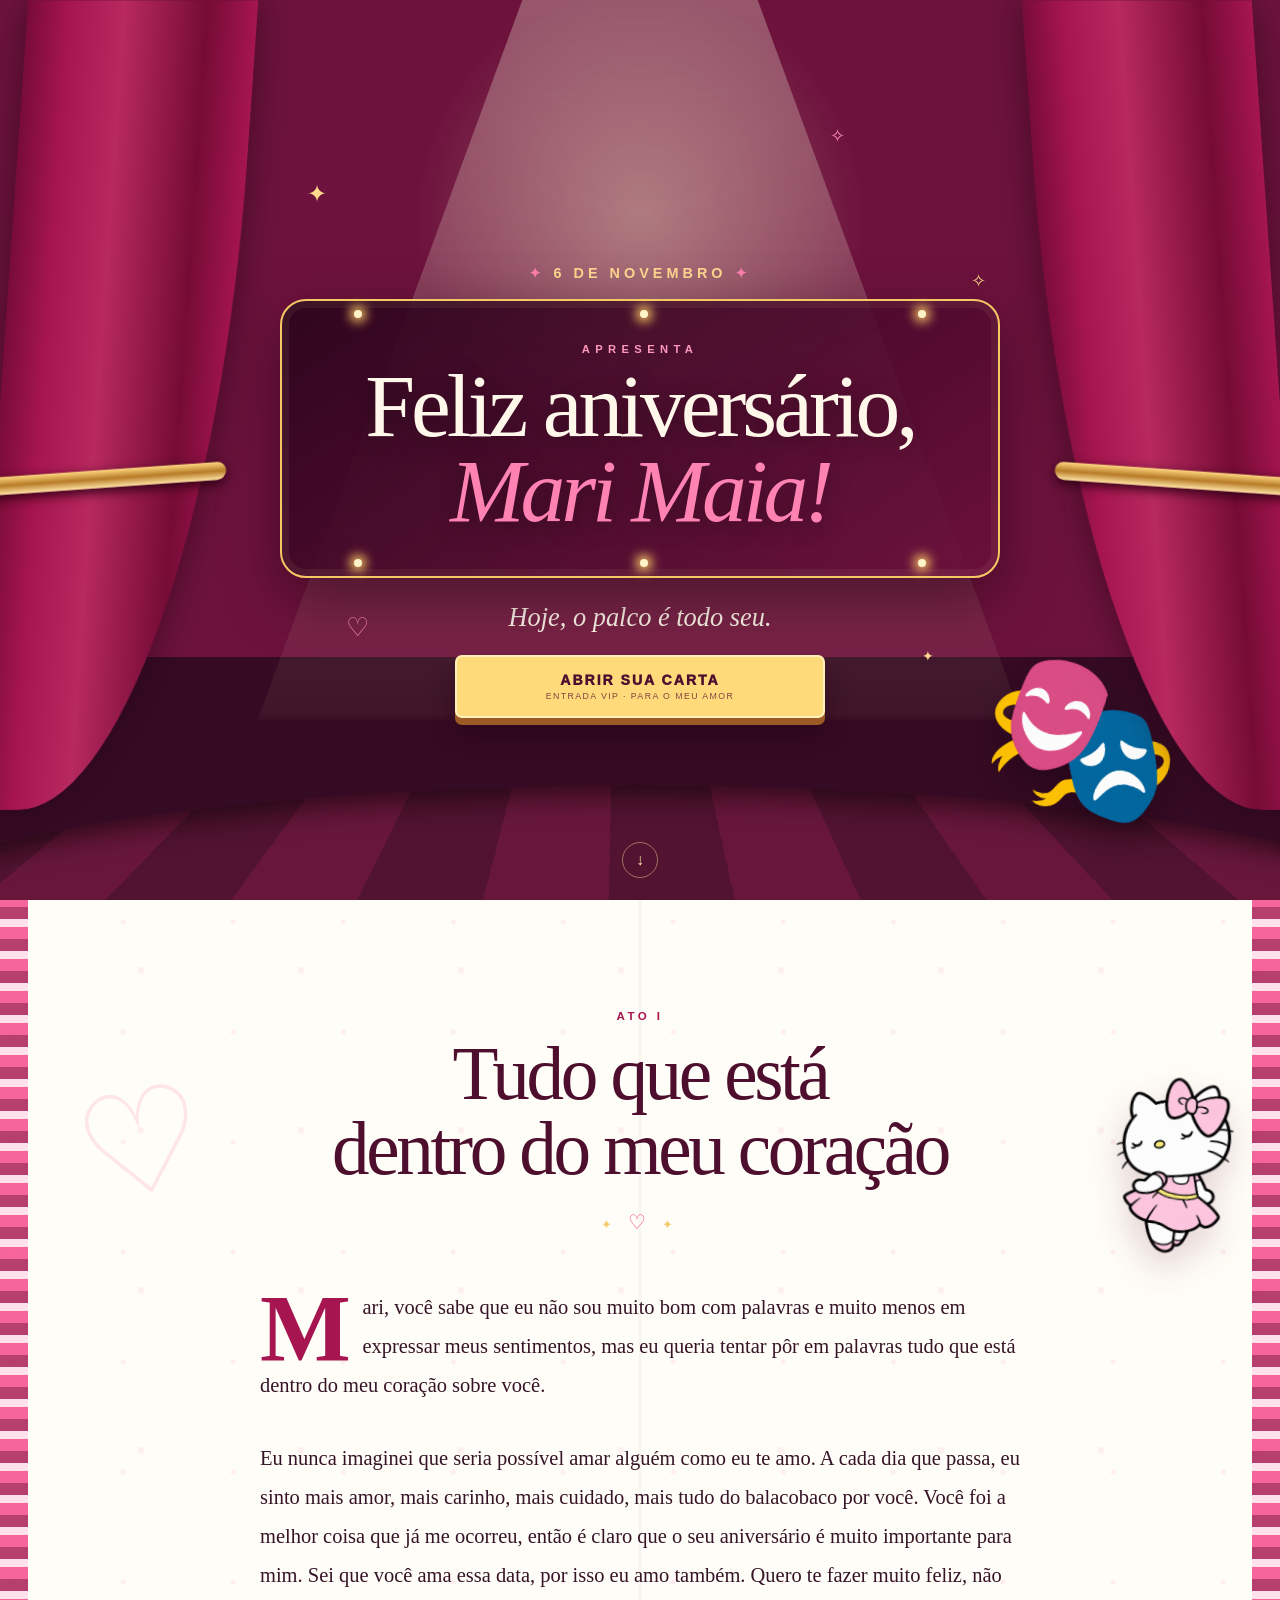
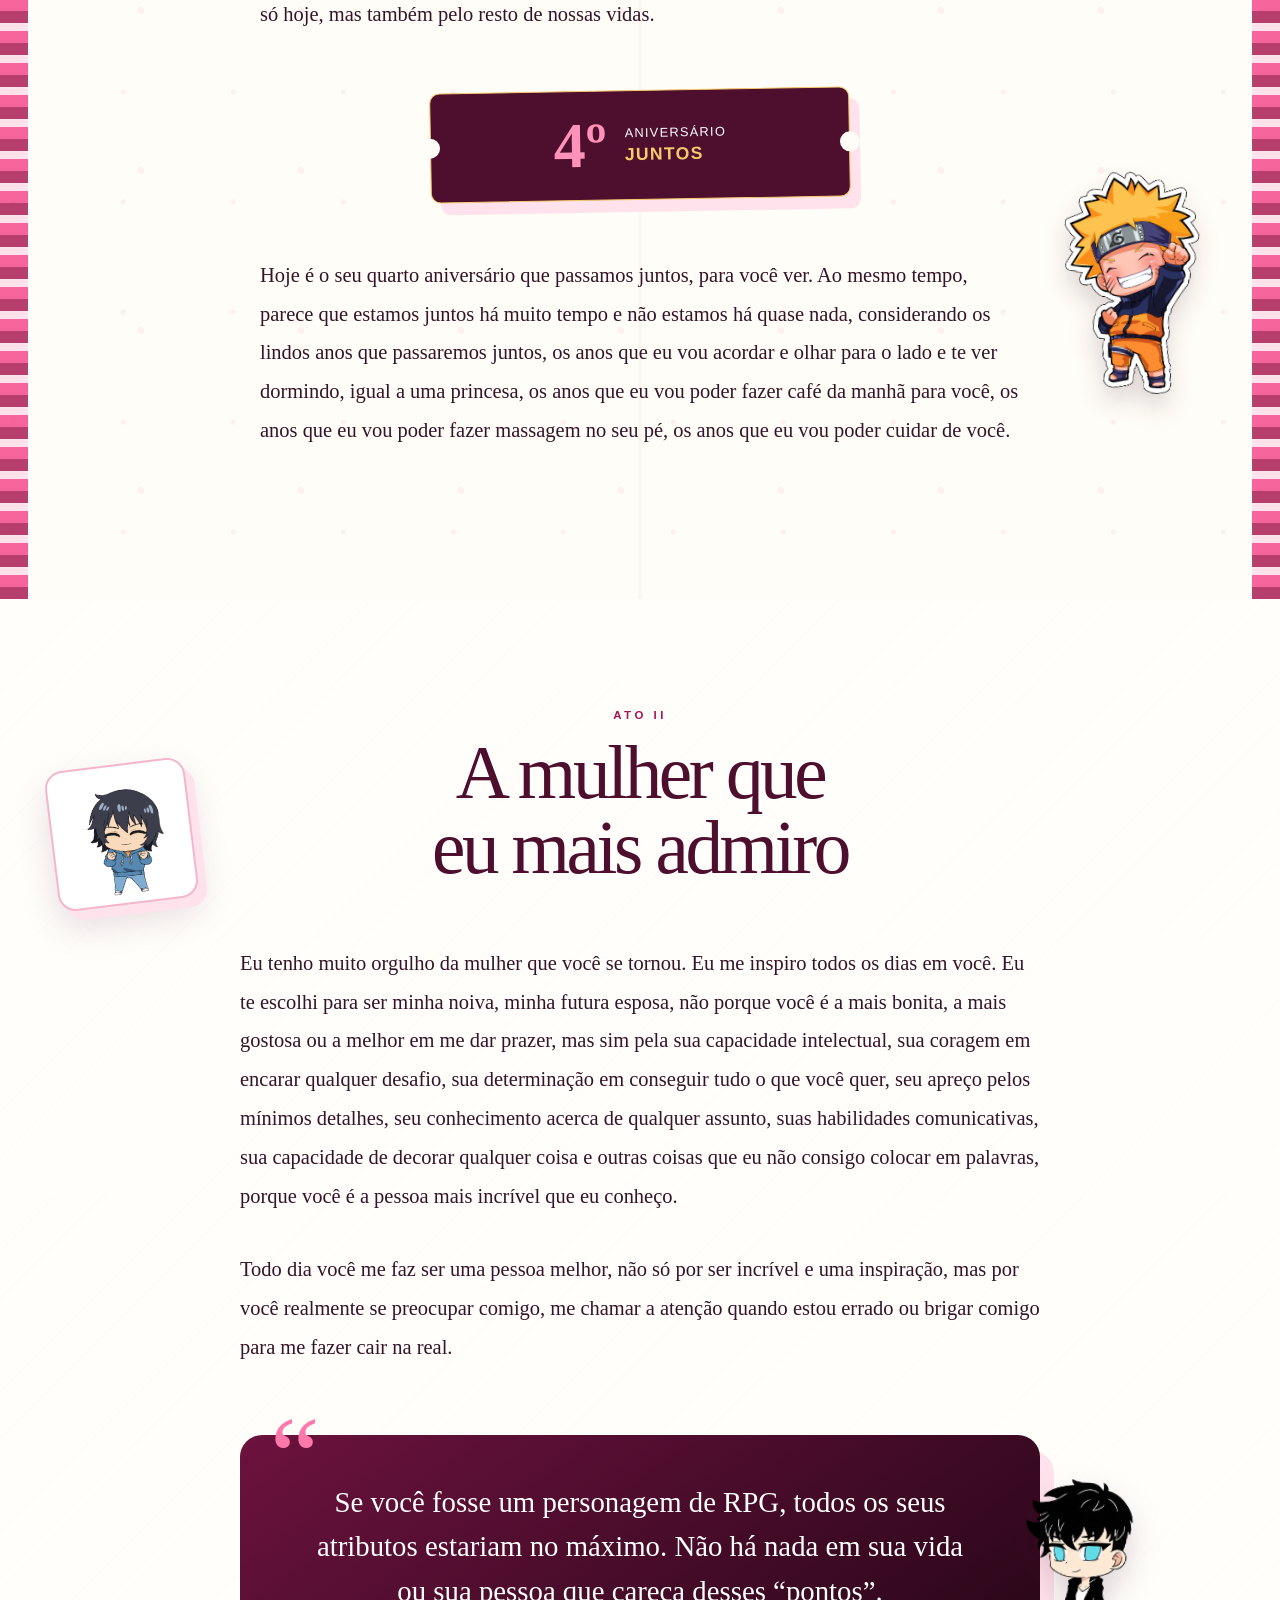
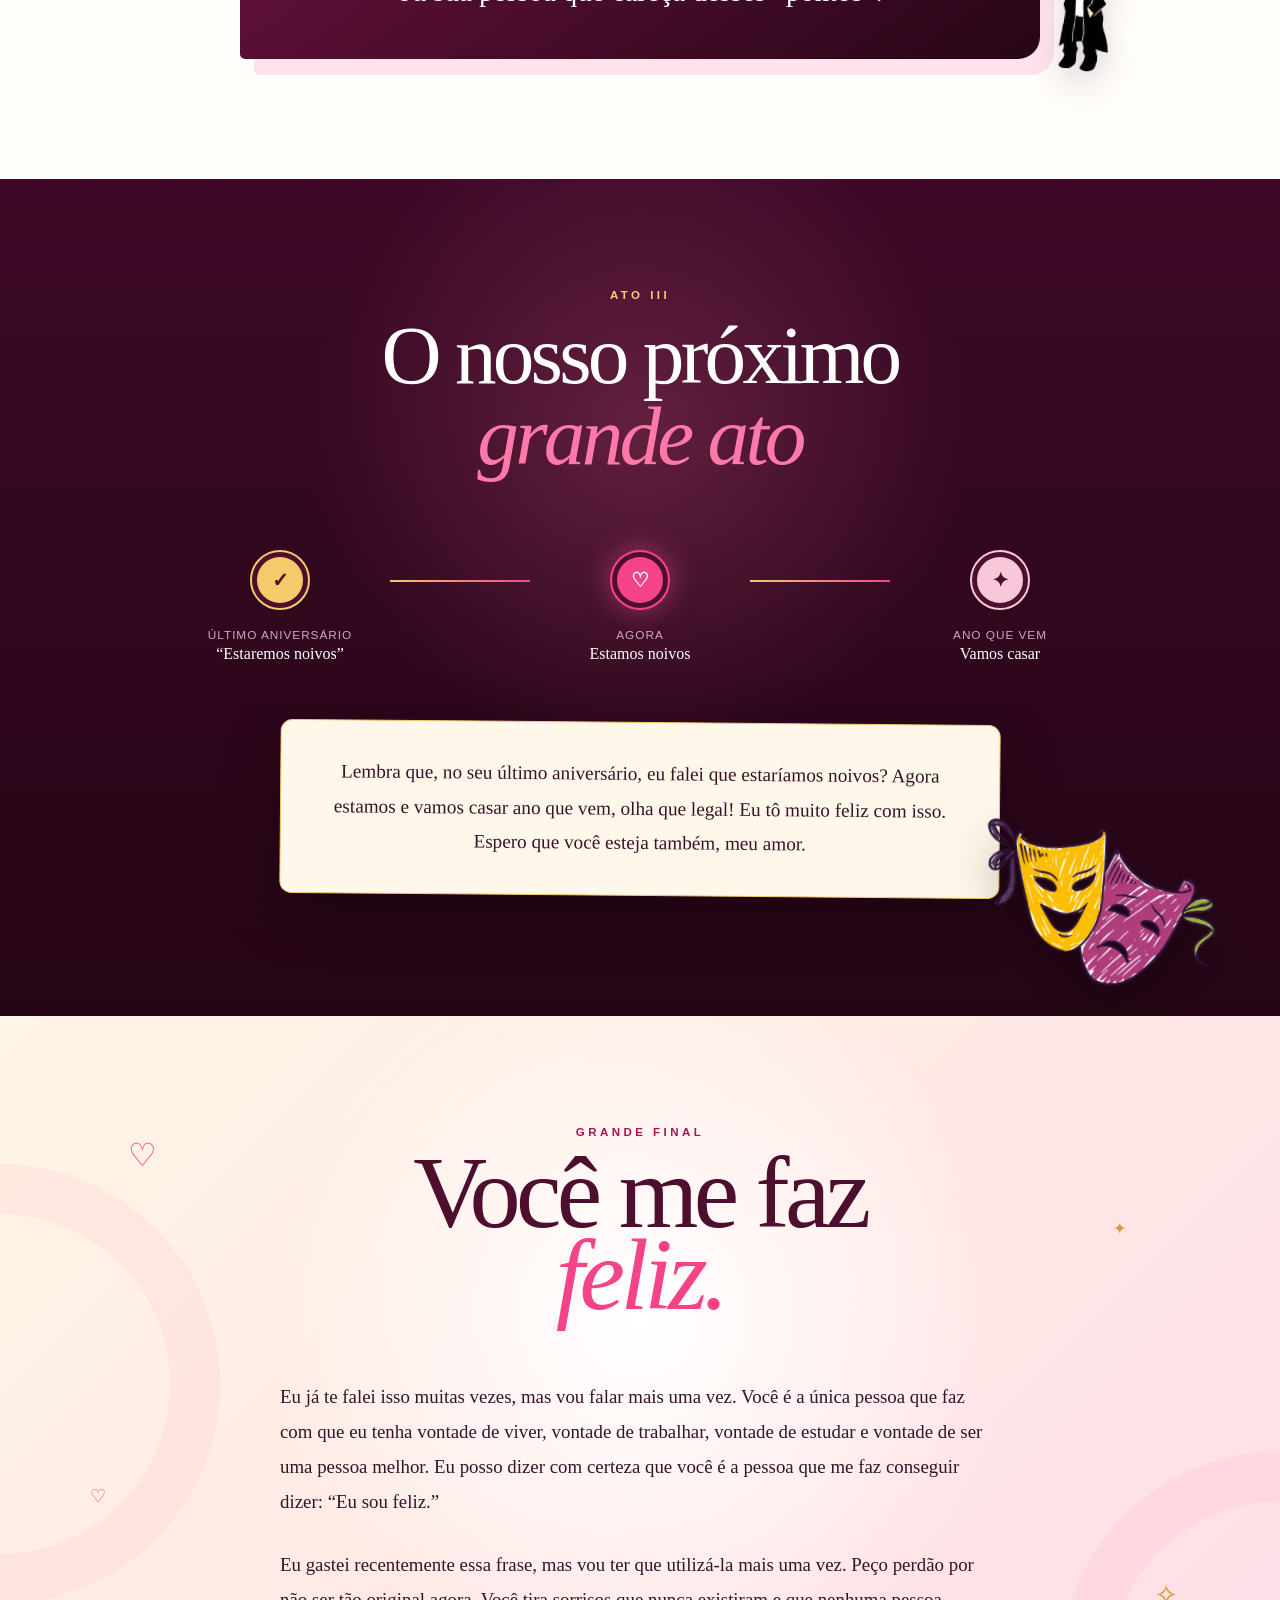
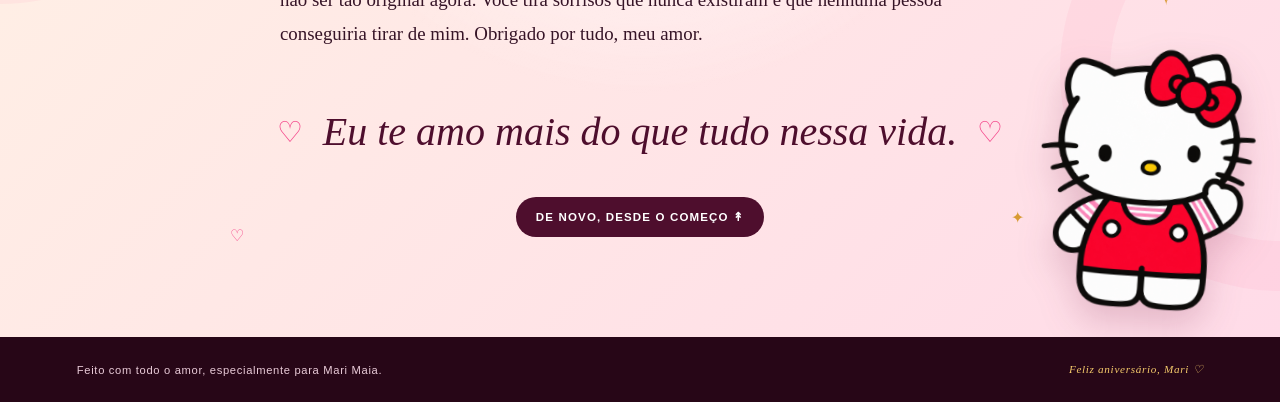
<file: index.html>
<!doctype html>
<html lang="pt-BR">
  <head>
    <meta charset="utf-8">
    <meta name="viewport" content="width=device-width, initial-scale=1">
    <meta name="description" content="Uma carta de amor para Mari Maia em seu aniversário.">
    <title>Feliz aniversário, Mari!</title>
    <link rel="icon" href="./favicon.png" type="image/png">
    <link rel="stylesheet" href="./styles.css">
  </head>
  <body>
    <main>
      <section class="hero" aria-labelledby="birthday-title">
        <div class="curtain curtainLeft" aria-hidden="true"></div>
        <div class="curtain curtainRight" aria-hidden="true"></div>
        <div class="spotlight" aria-hidden="true"></div>
        <div class="sparkles" aria-hidden="true"><span>✦</span><span>✧</span><span>♡</span><span>✦</span><span>✧</span></div>
        <img class="heroMasks" src="./mari/theater-masks.png" alt="Máscaras de teatro coloridas">

        <div class="heroContent">
          <p class="eyebrow"><span>✦</span> 6 de novembro <span>✦</span></p>
          <div class="marquee">
            <span class="marqueeLight lightOne" aria-hidden="true"></span>
            <span class="marqueeLight lightTwo" aria-hidden="true"></span>
            <span class="marqueeLight lightThree" aria-hidden="true"></span>
            <span class="marqueeLight lightFour" aria-hidden="true"></span>
            <span class="marqueeLight lightFive" aria-hidden="true"></span>
            <span class="marqueeLight lightSix" aria-hidden="true"></span>
            <p>APRESENTA</p>
            <h1 id="birthday-title">Feliz aniversário,<br><em>Mari Maia!</em></h1>
          </div>
          <p class="heroCopy">Hoje, o palco é todo seu.</p>
          <a class="ticketButton" href="#carta">
            <span>ABRIR SUA CARTA</span>
            <small>ENTRADA VIP · PARA O MEU AMOR</small>
          </a>
        </div>

        <div class="stageFloor" aria-hidden="true"></div>
        <a class="scrollCue" href="#carta" aria-label="Ir para a carta">↓</a>
      </section>

      <section id="carta" class="letterSection" aria-labelledby="letter-title">
        <div class="sideNote sideNoteLeft" aria-hidden="true">♡</div>
        <div class="letterHeading sectionWrap">
          <p class="actLabel">ATO I</p>
          <h2 id="letter-title">Tudo que está<br>dentro do meu coração</h2>
          <div class="ornament" aria-hidden="true"><span>✦</span> ♡ <span>✦</span></div>
        </div>
        <img class="ballerinaSticker" src="./mari/hello-kitty-ballerina.png" alt="Hello Kitty vestida de bailarina">

        <article class="letter sectionWrap">
          <p class="dropcap">Mari, você sabe que eu não sou muito bom com palavras e muito menos em expressar meus sentimentos, mas eu queria tentar pôr em palavras tudo que está dentro do meu coração sobre você.</p>

          <p>Eu nunca imaginei que seria possível amar alguém como eu te amo. A cada dia que passa, eu sinto mais amor, mais carinho, mais cuidado, mais tudo do balacobaco por você. Você foi a melhor coisa que já me ocorreu, então é claro que o seu aniversário é muito importante para mim. Sei que você ama essa data, por isso eu amo também. Quero te fazer muito feliz, não só hoje, mas também pelo resto de nossas vidas.</p>

          <aside class="milestone" aria-label="Nosso quarto aniversário juntos">
            <span class="milestoneNumber">4º</span>
            <span class="milestoneText">aniversário<br><strong>juntos</strong></span>
          </aside>

          <img class="narutoSticker" src="./mari/naruto.png" alt="Naruto em estilo chibi sorrindo">

          <p>Hoje é o seu quarto aniversário que passamos juntos, para você ver. Ao mesmo tempo, parece que estamos juntos há muito tempo e não estamos há quase nada, considerando os lindos anos que passaremos juntos, os anos que eu vou acordar e olhar para o lado e te ver dormindo, igual a uma princesa, os anos que eu vou poder fazer café da manhã para você, os anos que eu vou poder fazer massagem no seu pé, os anos que eu vou poder cuidar de você.</p>
        </article>
      </section>

      <section class="admirationSection" aria-labelledby="admiration-title">
        <img class="animeFriend animeFriendLeft" src="./mari/anime-blue.png" alt="Personagem de anime chibi com roupa azul">
        <img class="animeFriend animeFriendRight" src="./mari/anime-black-cutout-trimmed.png" alt="Personagem de anime chibi com roupa preta">
        <div class="sectionWrap">
          <div class="letterHeading compact">
            <p class="actLabel">ATO II</p>
            <h2 id="admiration-title">A mulher que<br>eu mais admiro</h2>
          </div>

          <article class="letter admirationLetter">
            <p>Eu tenho muito orgulho da mulher que você se tornou. Eu me inspiro todos os dias em você. Eu te escolhi para ser minha noiva, minha futura esposa, não porque você é a mais bonita, a mais gostosa ou a melhor em me dar prazer, mas sim pela sua capacidade intelectual, sua coragem em encarar qualquer desafio, sua determinação em conseguir tudo o que você quer, seu apreço pelos mínimos detalhes, seu conhecimento acerca de qualquer assunto, suas habilidades comunicativas, sua capacidade de decorar qualquer coisa e outras coisas que eu não consigo colocar em palavras, porque você é a pessoa mais incrível que eu conheço.</p>

            <p>Todo dia você me faz ser uma pessoa melhor, não só por ser incrível e uma inspiração, mas por você realmente se preocupar comigo, me chamar a atenção quando estou errado ou brigar comigo para me fazer cair na real.</p>

            <blockquote>
              <span class="quoteMark" aria-hidden="true">“</span>
              Se você fosse um personagem de RPG, todos os seus atributos estariam no máximo. Não há nada em sua vida ou sua pessoa que careça desses “pontos”.
            </blockquote>
          </article>
        </div>
      </section>

      <section class="futureSection" aria-labelledby="future-title">
        <div class="futureGlow" aria-hidden="true"></div>
        <img class="theaterSketch" src="./mari/theater-sketch-cutout.png" alt="Máscaras de teatro desenhadas à mão">
        <div class="sectionWrap futureContent">
          <p class="actLabel light">ATO III</p>
          <h2 id="future-title">O nosso próximo<br><em>grande ato</em></h2>
          <div class="timeline" aria-label="Nossa história">
            <div class="timelinePoint done"><span>✓</span><p>Último aniversário<br><strong>“Estaremos noivos”</strong></p></div>
            <div class="timelineLine" aria-hidden="true"></div>
            <div class="timelinePoint now"><span>♡</span><p>Agora<br><strong>Estamos noivos</strong></p></div>
            <div class="timelineLine" aria-hidden="true"></div>
            <div class="timelinePoint next"><span>✦</span><p>Ano que vem<br><strong>Vamos casar</strong></p></div>
          </div>
          <div class="futureLetter">
            <p>Lembra que, no seu último aniversário, eu falei que estaríamos noivos? Agora estamos e vamos casar ano que vem, olha que legal! Eu tô muito feliz com isso. Espero que você esteja também, meu amor.</p>
          </div>
        </div>
      </section>

      <section class="finale" aria-labelledby="finale-title">
        <img class="helloFinale" src="./mari/hello-kitty-red.png" alt="Hello Kitty acenando">
        <div class="finaleConfetti" aria-hidden="true"><span>♡</span><span>✦</span><span>♡</span><span>✧</span><span>♡</span><span>✦</span></div>
        <div class="sectionWrap finaleContent">
          <p class="actLabel">GRANDE FINAL</p>
          <h2 id="finale-title">Você me faz<br><em>feliz.</em></h2>
          <article class="finalLetter">
            <p>Eu já te falei isso muitas vezes, mas vou falar mais uma vez. Você é a única pessoa que faz com que eu tenha vontade de viver, vontade de trabalhar, vontade de estudar e vontade de ser uma pessoa melhor. Eu posso dizer com certeza que você é a pessoa que me faz conseguir dizer: “Eu sou feliz.”</p>

            <p>Eu gastei recentemente essa frase, mas vou ter que utilizá-la mais uma vez. Peço perdão por não ser tão original agora. Você tira sorrisos que nunca existiram e que nenhuma pessoa conseguiria tirar de mim. Obrigado por tudo, meu amor.</p>
          </article>
          <div class="loveLine">
            <span aria-hidden="true">♡</span>
            <p>Eu te amo mais do que tudo nessa vida.</p>
            <span aria-hidden="true">♡</span>
          </div>
          <a class="encoreButton" href="#birthday-title">De novo, desde o começo ↟</a>
        </div>
      </section>

      <footer>
        <p>Feito com todo o amor, especialmente para Mari Maia.</p>
        <span>Feliz aniversário, Mari ♡</span>
      </footer>
    </main>
  </body>
</html>
</file>
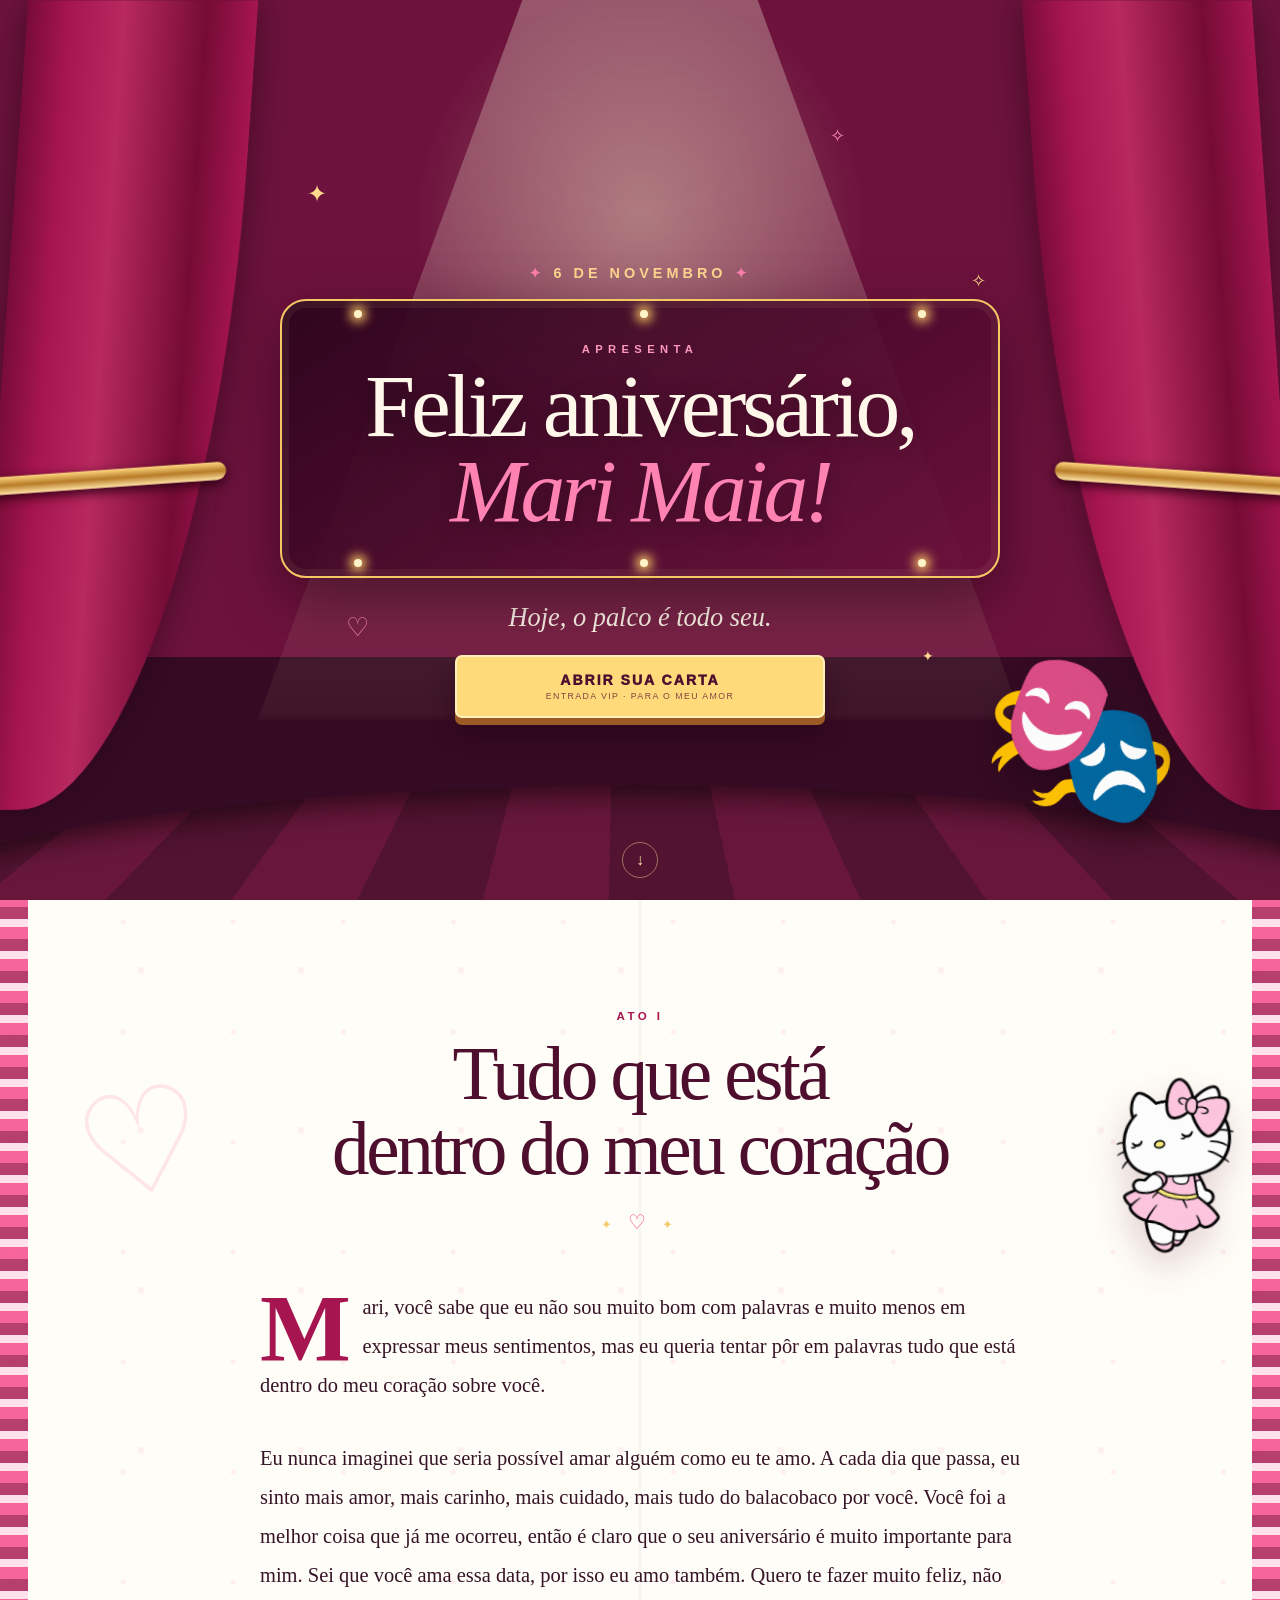
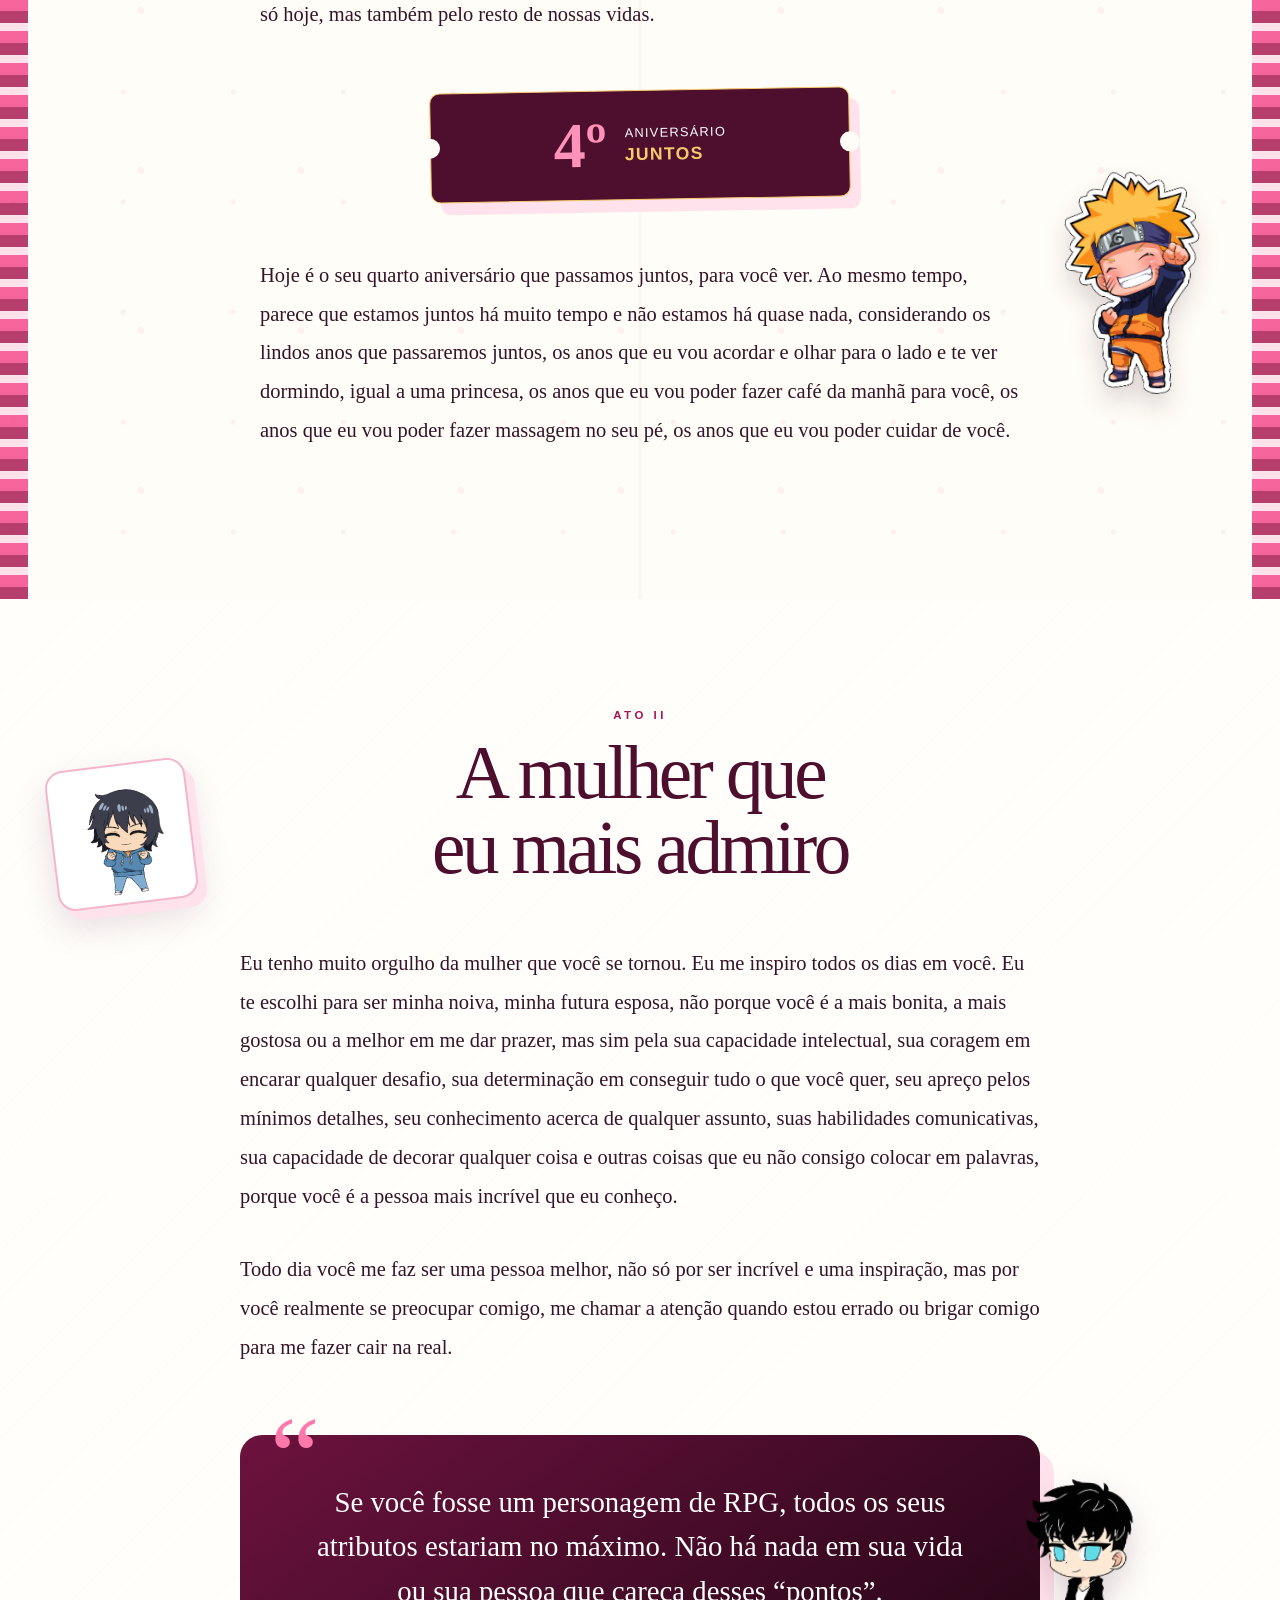
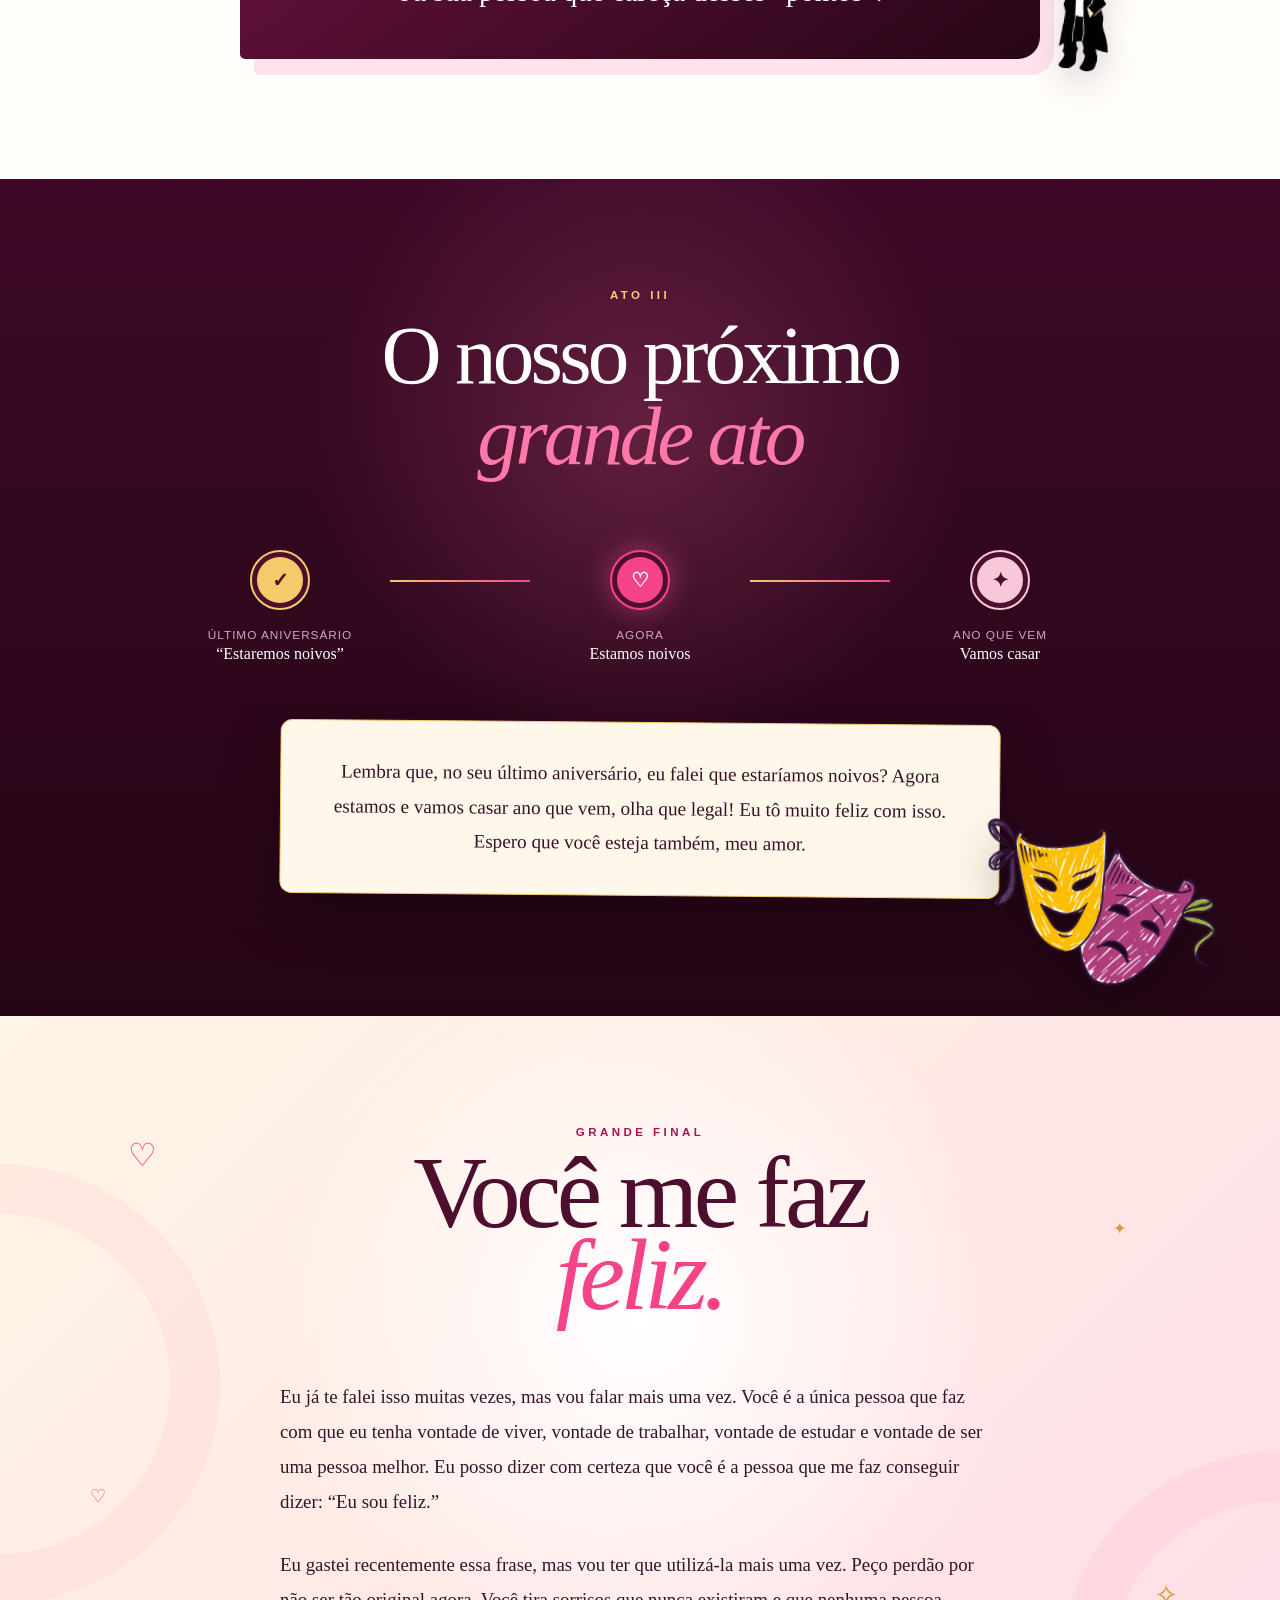
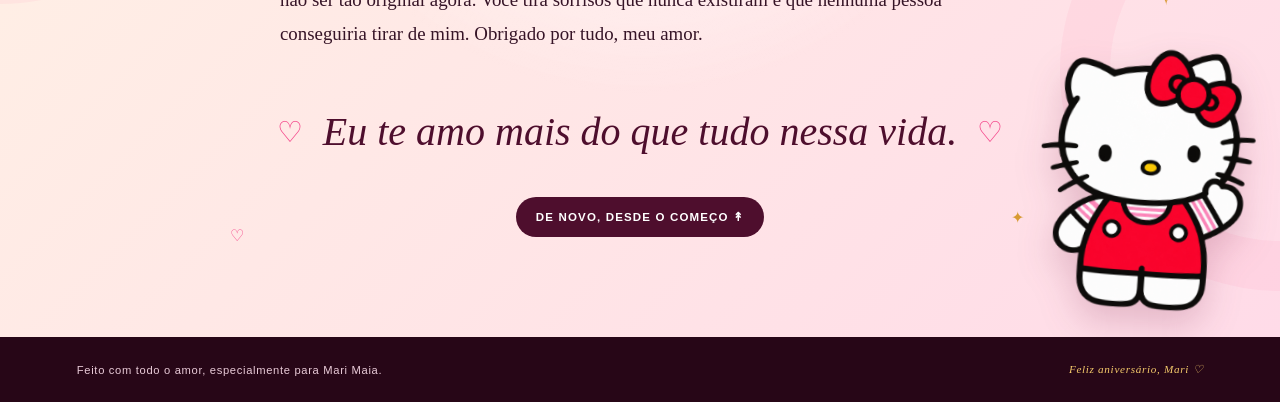
<file: docs/index.html>
<!doctype html>
<html lang="pt-BR">
  <head>
    <meta charset="utf-8">
    <meta name="viewport" content="width=device-width, initial-scale=1">
    <meta name="description" content="Uma carta de amor para Mari Maia em seu aniversário.">
    <title>Feliz aniversário, Mari!</title>
    <link rel="icon" href="./favicon.svg" type="image/svg+xml">
    <link rel="stylesheet" href="./styles.css">
  </head>
  <body>
    <main>
      <section class="hero" aria-labelledby="birthday-title">
        <div class="curtain curtainLeft" aria-hidden="true"></div>
        <div class="curtain curtainRight" aria-hidden="true"></div>
        <div class="spotlight" aria-hidden="true"></div>
        <div class="sparkles" aria-hidden="true"><span>✦</span><span>✧</span><span>♡</span><span>✦</span><span>✧</span></div>
        <img class="heroMasks" src="./mari/theater-masks.png" alt="Máscaras de teatro coloridas">

        <div class="heroContent">
          <p class="eyebrow"><span>✦</span> 6 de novembro <span>✦</span></p>
          <div class="marquee">
            <span class="marqueeLight lightOne" aria-hidden="true"></span>
            <span class="marqueeLight lightTwo" aria-hidden="true"></span>
            <span class="marqueeLight lightThree" aria-hidden="true"></span>
            <span class="marqueeLight lightFour" aria-hidden="true"></span>
            <span class="marqueeLight lightFive" aria-hidden="true"></span>
            <span class="marqueeLight lightSix" aria-hidden="true"></span>
            <p>APRESENTA</p>
            <h1 id="birthday-title">Feliz aniversário,<br><em>Mari Maia!</em></h1>
          </div>
          <p class="heroCopy">Hoje, o palco é todo seu.</p>
          <a class="ticketButton" href="#carta">
            <span>ABRIR SUA CARTA</span>
            <small>ENTRADA VIP · PARA O MEU AMOR</small>
          </a>
        </div>

        <div class="stageFloor" aria-hidden="true"></div>
        <a class="scrollCue" href="#carta" aria-label="Ir para a carta">↓</a>
      </section>

      <section id="carta" class="letterSection" aria-labelledby="letter-title">
        <div class="sideNote sideNoteLeft" aria-hidden="true">♡</div>
        <div class="letterHeading sectionWrap">
          <p class="actLabel">ATO I</p>
          <h2 id="letter-title">Tudo que está<br>dentro do meu coração</h2>
          <div class="ornament" aria-hidden="true"><span>✦</span> ♡ <span>✦</span></div>
        </div>
        <img class="ballerinaSticker" src="./mari/hello-kitty-ballerina.png" alt="Hello Kitty vestida de bailarina">

        <article class="letter sectionWrap">
          <p class="dropcap">Mari, você sabe que eu não sou muito bom com palavras e muito menos em expressar meus sentimentos, mas eu queria tentar pôr em palavras tudo que está dentro do meu coração sobre você.</p>

          <p>Eu nunca imaginei que seria possível amar alguém como eu te amo. A cada dia que passa, eu sinto mais amor, mais carinho, mais cuidado, mais tudo do balacobaco por você. Você foi a melhor coisa que já me ocorreu, então é claro que o seu aniversário é muito importante para mim. Sei que você ama essa data, por isso eu amo também. Quero te fazer muito feliz, não só hoje, mas também pelo resto de nossas vidas.</p>

          <aside class="milestone" aria-label="Nosso quarto aniversário juntos">
            <span class="milestoneNumber">4º</span>
            <span class="milestoneText">aniversário<br><strong>juntos</strong></span>
          </aside>

          <img class="narutoSticker" src="./mari/naruto.png" alt="Naruto em estilo chibi sorrindo">

          <p>Hoje é o seu quarto aniversário que passamos juntos, para você ver. Ao mesmo tempo, parece que estamos juntos há muito tempo e não estamos há quase nada, considerando os lindos anos que passaremos juntos, os anos que eu vou acordar e olhar para o lado e te ver dormindo, igual a uma princesa, os anos que eu vou poder fazer café da manhã para você, os anos que eu vou poder fazer massagem no seu pé, os anos que eu vou poder cuidar de você.</p>
        </article>
      </section>

      <section class="admirationSection" aria-labelledby="admiration-title">
        <img class="animeFriend animeFriendLeft" src="./mari/anime-blue.png" alt="Personagem de anime chibi com roupa azul">
        <img class="animeFriend animeFriendRight" src="./mari/anime-black-cutout-trimmed.png" alt="Personagem de anime chibi com roupa preta">
        <div class="sectionWrap">
          <div class="letterHeading compact">
            <p class="actLabel">ATO II</p>
            <h2 id="admiration-title">A mulher que<br>eu mais admiro</h2>
          </div>

          <article class="letter admirationLetter">
            <p>Eu tenho muito orgulho da mulher que você se tornou. Eu me inspiro todos os dias em você. Eu te escolhi para ser minha noiva, minha futura esposa, não porque você é a mais bonita, a mais gostosa ou a melhor em me dar prazer, mas sim pela sua capacidade intelectual, sua coragem em encarar qualquer desafio, sua determinação em conseguir tudo o que você quer, seu apreço pelos mínimos detalhes, seu conhecimento acerca de qualquer assunto, suas habilidades comunicativas, sua capacidade de decorar qualquer coisa e outras coisas que eu não consigo colocar em palavras, porque você é a pessoa mais incrível que eu conheço.</p>

            <p>Todo dia você me faz ser uma pessoa melhor, não só por ser incrível e uma inspiração, mas por você realmente se preocupar comigo, me chamar a atenção quando estou errado ou brigar comigo para me fazer cair na real.</p>

            <blockquote>
              <span class="quoteMark" aria-hidden="true">“</span>
              Se você fosse um personagem de RPG, todos os seus atributos estariam no máximo. Não há nada em sua vida ou sua pessoa que careça desses “pontos”.
            </blockquote>
          </article>
        </div>
      </section>

      <section class="futureSection" aria-labelledby="future-title">
        <div class="futureGlow" aria-hidden="true"></div>
        <img class="theaterSketch" src="./mari/theater-sketch-cutout.png" alt="Máscaras de teatro desenhadas à mão">
        <div class="sectionWrap futureContent">
          <p class="actLabel light">ATO III</p>
          <h2 id="future-title">O nosso próximo<br><em>grande ato</em></h2>
          <div class="timeline" aria-label="Nossa história">
            <div class="timelinePoint done"><span>✓</span><p>Último aniversário<br><strong>“Estaremos noivos”</strong></p></div>
            <div class="timelineLine" aria-hidden="true"></div>
            <div class="timelinePoint now"><span>♡</span><p>Agora<br><strong>Estamos noivos</strong></p></div>
            <div class="timelineLine" aria-hidden="true"></div>
            <div class="timelinePoint next"><span>✦</span><p>Ano que vem<br><strong>Vamos casar</strong></p></div>
          </div>
          <div class="futureLetter">
            <p>Lembra que, no seu último aniversário, eu falei que estaríamos noivos? Agora estamos e vamos casar ano que vem, olha que legal! Eu tô muito feliz com isso. Espero que você esteja também, meu amor.</p>
          </div>
        </div>
      </section>

      <section class="finale" aria-labelledby="finale-title">
        <img class="helloFinale" src="./mari/hello-kitty-red.png" alt="Hello Kitty acenando">
        <div class="finaleConfetti" aria-hidden="true"><span>♡</span><span>✦</span><span>♡</span><span>✧</span><span>♡</span><span>✦</span></div>
        <div class="sectionWrap finaleContent">
          <p class="actLabel">GRANDE FINAL</p>
          <h2 id="finale-title">Você me faz<br><em>feliz.</em></h2>
          <article class="finalLetter">
            <p>Eu já te falei isso muitas vezes, mas vou falar mais uma vez. Você é a única pessoa que faz com que eu tenha vontade de viver, vontade de trabalhar, vontade de estudar e vontade de ser uma pessoa melhor. Eu posso dizer com certeza que você é a pessoa que me faz conseguir dizer: “Eu sou feliz.”</p>

            <p>Eu gastei recentemente essa frase, mas vou ter que utilizá-la mais uma vez. Peço perdão por não ser tão original agora. Você tira sorrisos que nunca existiram e que nenhuma pessoa conseguiria tirar de mim. Obrigado por tudo, meu amor.</p>
          </article>
          <div class="loveLine">
            <span aria-hidden="true">♡</span>
            <p>Eu te amo mais do que tudo nessa vida.</p>
            <span aria-hidden="true">♡</span>
          </div>
          <a class="encoreButton" href="#birthday-title">De novo, desde o começo ↟</a>
        </div>
      </section>

      <footer>
        <p>Feito com todo o amor, especialmente para Mari Maia.</p>
        <span>Feliz aniversário, Mari ♡</span>
      </footer>
    </main>
  </body>
</html>
</file>
<file: styles.css>
:root {
  --rose: #f44388;
  --rose-bright: #ff78aa;
  --rose-pale: #ffe2ec;
  --rose-dark: #a6154f;
  --wine: #4e0e2d;
  --wine-deep: #270617;
  --cream: #fff8ea;
  --paper: #fffdf7;
  --gold: #f5ca6b;
  --ink: #361427;
  --muted: #79576a;
}

* { box-sizing: border-box; }
html { scroll-behavior: smooth; }

body {
  margin: 0;
  overflow-x: hidden;
  background: var(--cream);
  color: var(--ink);
  font-family: "Trebuchet MS", Arial, sans-serif;
}

::selection { color: white; background: var(--rose-dark); }
a { color: inherit; }
.sectionWrap { width: min(940px, calc(100% - 40px)); margin-inline: auto; }

.hero {
  position: relative;
  min-height: 100svh;
  display: grid;
  place-items: center;
  overflow: hidden;
  isolation: isolate;
  background:
    radial-gradient(circle at 50% 24%, rgba(255, 245, 199, .3), transparent 24%),
    linear-gradient(#6d123d 0 73%, #350a23 73%);
}

.spotlight {
  position: absolute;
  z-index: -2;
  top: -15%;
  width: min(80vw, 850px);
  height: 95%;
  clip-path: polygon(42% 0, 58% 0, 95% 100%, 5% 100%);
  background: linear-gradient(180deg, rgba(255,255,224,.34), rgba(255,226,165,.05));
  filter: blur(4px);
}

.sparkles span {
  position: absolute;
  z-index: -1;
  color: #ffd98d;
  animation: shimmer 3.4s ease-in-out infinite;
}
.sparkles span:nth-child(1) { top: 20%; left: 24%; font-size: 1.5rem; }
.sparkles span:nth-child(2) { top: 30%; right: 23%; font-size: 1.15rem; animation-delay: .6s; }
.sparkles span:nth-child(3) { top: 68%; left: 27%; color: #ff8cb7; font-size: 1.6rem; animation-delay: 1.1s; }
.sparkles span:nth-child(4) { top: 72%; right: 27%; font-size: .9rem; animation-delay: 1.8s; }
.sparkles span:nth-child(5) { top: 14%; right: 34%; color: #ff8cb7; font-size: 1.1rem; animation-delay: 2.4s; }

.heroMasks {
  position: absolute;
  z-index: 1;
  right: clamp(46px, 8vw, 130px);
  bottom: clamp(34px, 8vh, 90px);
  width: clamp(105px, 15vw, 210px);
  height: auto;
  filter: drop-shadow(0 16px 20px rgba(20, 0, 12, .42));
  transform: rotate(7deg);
  animation: float 5.4s ease-in-out infinite;
}

.curtain {
  position: absolute;
  z-index: 2;
  top: 0;
  bottom: 10%;
  width: clamp(70px, 18vw, 260px);
  background:
    linear-gradient(90deg, rgba(62,0,26,.44), transparent 18%, rgba(255,120,163,.2) 42%, rgba(55,0,22,.44) 78%, transparent),
    var(--rose-dark);
  box-shadow: 0 0 40px rgba(34, 0, 16, .55);
}

.curtain::after {
  content: "";
  position: absolute;
  top: 58%;
  width: 108%;
  height: 18px;
  background: linear-gradient(#ffd781, #b77b27, #ffe4a5);
  border-radius: 20px;
  box-shadow: 0 4px 12px #310015;
}

.curtainLeft { left: 0; border-radius: 0 0 80% 0; transform: skewX(-4deg); }
.curtainRight { right: 0; border-radius: 0 0 0 80%; transform: skewX(4deg); }
.curtainLeft::after { left: -8%; transform: rotate(-4deg); }
.curtainRight::after { right: -8%; transform: rotate(4deg); }

.heroContent {
  position: relative;
  z-index: 1;
  width: min(720px, 74vw);
  padding: 48px 0 110px;
  text-align: center;
  color: var(--cream);
  animation: riseIn .9s cubic-bezier(.2,.8,.2,1) both;
}

.eyebrow {
  margin: 0 0 18px;
  color: #ffd890;
  font-size: clamp(.72rem, 1.2vw, .9rem);
  font-weight: 800;
  letter-spacing: .28em;
  text-transform: uppercase;
}
.eyebrow span { color: #ff80af; }

.marquee {
  position: relative;
  padding: clamp(24px, 5vw, 42px) clamp(22px, 7vw, 76px);
  border: 2px solid #f6c765;
  border-radius: 26px;
  background: linear-gradient(145deg, rgba(43,5,28,.93), rgba(106,15,59,.88));
  box-shadow: 0 20px 55px rgba(29,0,15,.5), inset 0 0 0 7px rgba(255,232,171,.06);
}

.marquee > p {
  margin: 0 0 8px;
  color: #ff98bc;
  font-size: .7rem;
  font-weight: 900;
  letter-spacing: .48em;
}

h1, h2 {
  margin: 0;
  font-family: Georgia, "Times New Roman", serif;
  font-weight: 400;
  letter-spacing: -.045em;
}

h1 {
  font-size: clamp(2.6rem, 7vw, 5.7rem);
  line-height: .95;
  text-shadow: 0 5px 22px rgba(0,0,0,.38);
}
h1 em { color: #ff83b2; font-weight: 400; }

.marqueeLight {
  position: absolute;
  width: 8px;
  aspect-ratio: 1;
  border-radius: 50%;
  background: #fff3c9;
  box-shadow: 0 0 11px 4px #ffcf65;
  animation: bulbGlow 1.6s ease-in-out infinite alternate;
}
.lightOne, .lightFour { left: 10%; }
.lightTwo, .lightFive { left: 50%; animation-delay: .5s; }
.lightThree, .lightSix { right: 10%; animation-delay: 1s; }
.lightOne, .lightTwo, .lightThree { top: 9px; }
.lightFour, .lightFive, .lightSix { bottom: 9px; }

.heroCopy {
  margin: 24px 0 22px;
  font-family: Georgia, serif;
  font-size: clamp(1.2rem, 2.4vw, 1.65rem);
  font-style: italic;
}

.ticketButton {
  display: inline-flex;
  flex-direction: column;
  gap: 3px;
  min-width: min(370px, 88%);
  padding: 15px 44px;
  color: var(--wine);
  text-decoration: none;
  background: #ffda7b;
  border: 2px solid #fff0ba;
  border-radius: 7px;
  box-shadow: 0 7px 0 #9c5a27, 0 15px 25px rgba(28,0,13,.42);
  transition: transform .2s ease, box-shadow .2s ease;
}
.ticketButton:hover { transform: translateY(-3px); box-shadow: 0 10px 0 #9c5a27, 0 18px 28px rgba(28,0,13,.42); }
.ticketButton:focus-visible, .encoreButton:focus-visible, .scrollCue:focus-visible { outline: 3px solid white; outline-offset: 5px; }
.ticketButton span { font-size: .88rem; font-weight: 950; letter-spacing: .14em; }
.ticketButton small { font-size: .55rem; letter-spacing: .16em; opacity: .72; }

.stageFloor {
  position: absolute;
  z-index: -1;
  left: -10%;
  right: -10%;
  bottom: -16%;
  height: 34%;
  border-radius: 50% 50% 0 0;
  background: repeating-linear-gradient(88deg, #511330 0 8%, #68173b 8% 16%);
  box-shadow: inset 0 18px 45px rgba(10,0,5,.58);
  transform: perspective(300px) rotateX(30deg);
}

.scrollCue {
  position: absolute;
  z-index: 3;
  bottom: 22px;
  display: grid;
  place-items: center;
  width: 36px;
  aspect-ratio: 1;
  color: #ffe4aa;
  border: 1px solid rgba(255,228,170,.45);
  border-radius: 50%;
  text-decoration: none;
  animation: bob 1.8s ease-in-out infinite;
}

.letterSection {
  position: relative;
  padding: 110px 0 115px;
  overflow: hidden;
  background:
    radial-gradient(circle at 12% 20%, rgba(244,67,136,.08) 0 2px, transparent 3px),
    radial-gradient(circle at 88% 44%, rgba(244,67,136,.07) 0 3px, transparent 4px),
    linear-gradient(90deg, transparent 49.8%, rgba(116,74,91,.055) 50%, transparent 50.2%),
    var(--paper);
  background-size: 110px 110px, 160px 160px, auto, auto;
}

.letterSection::before,
.letterSection::after {
  content: "";
  position: absolute;
  top: 0;
  width: 28px;
  height: 100%;
  background: repeating-linear-gradient(0deg, var(--rose-dark) 0 12px, var(--rose) 12px 24px, #ffdbe8 24px 32px);
  opacity: .82;
}
.letterSection::before { left: 0; }
.letterSection::after { right: 0; }

.sideNote {
  position: absolute;
  top: 160px;
  left: 6vw;
  color: rgba(244,67,136,.13);
  font: 9rem Georgia, serif;
  transform: rotate(-12deg);
}

.letterHeading { margin-bottom: 54px; text-align: center; }
.actLabel {
  margin: 0 0 14px;
  color: var(--rose-dark);
  font-size: .72rem;
  font-weight: 900;
  letter-spacing: .3em;
  text-transform: uppercase;
}
.actLabel.light { color: #ffcb78; }

.letterHeading h2,
.admirationSection h2 {
  color: var(--wine);
  font-size: clamp(2.6rem, 6vw, 4.7rem);
  line-height: 1;
}

.ornament { margin-top: 24px; color: var(--rose); font-family: Georgia, serif; font-size: 1.25rem; letter-spacing: .28em; }
.ornament span { color: var(--gold); font-size: .8rem; }

.letter {
  position: relative;
  max-width: 760px;
  font-family: Georgia, "Times New Roman", serif;
  font-size: clamp(1.12rem, 2vw, 1.28rem);
  line-height: 1.9;
}
.letter > p { margin: 0 0 34px; }
.dropcap::first-letter {
  float: left;
  margin: .06em .12em 0 0;
  color: var(--rose-dark);
  font-size: 4.7em;
  font-weight: 700;
  line-height: .72;
}

.milestone {
  position: relative;
  display: flex;
  align-items: center;
  justify-content: center;
  gap: 18px;
  width: min(420px, 92%);
  margin: 56px auto;
  padding: 22px 34px;
  color: white;
  background: var(--wine);
  border: 1px solid var(--gold);
  border-radius: 10px;
  box-shadow: 10px 12px 0 var(--rose-pale);
  transform: rotate(-1deg);
}
.milestone::before, .milestone::after { content: ""; position: absolute; top: 50%; width: 20px; aspect-ratio: 1; background: var(--paper); border-radius: 50%; transform: translateY(-50%); }
.milestone::before { left: -11px; }
.milestone::after { right: -11px; }
.milestoneNumber { color: #ff92b9; font: 700 4rem Georgia, serif; line-height: 1; }
.milestoneText { font-family: "Trebuchet MS", Arial, sans-serif; font-size: .8rem; letter-spacing: .1em; line-height: 1.4; text-transform: uppercase; }
.milestoneText strong { color: var(--gold); font-size: 1.1rem; }

.ballerinaSticker {
  position: absolute;
  z-index: 1;
  top: 160px;
  right: max(18px, calc((100vw - 1180px) / 2));
  width: clamp(74px, 9vw, 120px);
  height: auto;
  filter: drop-shadow(0 16px 18px rgba(97, 15, 52, .18));
  transform: rotate(6deg);
}

.narutoSticker {
  position: absolute;
  right: -190px;
  bottom: 52px;
  width: 165px;
  height: auto;
  filter: drop-shadow(0 14px 12px rgba(54, 20, 39, .16));
  transform: rotate(5deg);
}

.admirationSection {
  position: relative;
  padding: 110px 0 120px;
  overflow: hidden;
  background:
    linear-gradient(rgba(255,255,255,.8), rgba(255,255,255,.8)),
    repeating-linear-gradient(135deg, transparent 0 32px, rgba(244,67,136,.08) 32px 33px);
}
.animeFriend {
  position: absolute;
  z-index: 1;
  width: clamp(92px, 11vw, 145px);
  height: auto;
  padding: 8px;
  background: white;
  border: 2px solid #f4b6cc;
  border-radius: 18px;
  box-shadow: 8px 10px 0 var(--rose-pale), 0 16px 35px rgba(76, 17, 45, .14);
}
.animeFriendLeft { top: 165px; left: clamp(14px, 4vw, 70px); transform: rotate(-7deg); }
.animeFriendRight {
  right: clamp(20px, 4vw, 70px);
  bottom: 105px;
  width: clamp(140px, 16vw, 210px);
  padding: 0;
  background: transparent;
  border: 0;
  border-radius: 0;
  box-shadow: none;
  filter: drop-shadow(0 14px 15px rgba(65, 16, 40, .18));
  transform: rotate(3deg);
}
.letterHeading.compact { margin-bottom: 58px; }
.admirationLetter { max-width: 800px; margin-inline: auto; }
.admirationLetter blockquote {
  position: relative;
  margin: 68px 0 0;
  padding: 45px clamp(28px, 6vw, 65px);
  color: white;
  font-size: clamp(1.35rem, 2.7vw, 1.8rem);
  line-height: 1.55;
  text-align: center;
  background: linear-gradient(145deg, #6c123e, var(--wine-deep));
  border-radius: 22px 22px 22px 5px;
  box-shadow: 14px 16px 0 var(--rose-pale);
}
.quoteMark { position: absolute; top: -35px; left: 30px; color: var(--rose-bright); font-size: 7rem; line-height: 1; }

.futureSection {
  position: relative;
  padding: 110px 0 120px;
  color: white;
  text-align: center;
  background: linear-gradient(180deg, #3d0926, #250515);
  overflow: hidden;
}
.futureGlow { position: absolute; inset: 0; background: radial-gradient(circle at 50% 30%, rgba(255,116,169,.22), transparent 38%); }
.futureContent { position: relative; }
.theaterSketch {
  position: absolute;
  z-index: 1;
  right: clamp(18px, 4vw, 70px);
  bottom: 24px;
  width: clamp(155px, 20vw, 260px);
  height: auto;
  filter: drop-shadow(0 18px 24px rgba(0, 0, 0, .3));
  transform: rotate(4deg);
}
.futureSection h2 { font-size: clamp(2.8rem, 6.5vw, 5.2rem); line-height: .98; }
.futureSection h2 em { color: var(--rose-bright); font-weight: 400; }

.timeline {
  display: grid;
  grid-template-columns: 1fr minmax(50px, 140px) 1fr minmax(50px, 140px) 1fr;
  align-items: start;
  margin: 74px auto 58px;
}
.timelinePoint span { display: grid; place-items: center; width: 56px; aspect-ratio: 1; margin: 0 auto 18px; color: var(--wine); background: var(--gold); border: 5px solid var(--wine); border-radius: 50%; outline: 2px solid var(--gold); font-size: 1.25rem; font-weight: 900; }
.timelinePoint.now span { color: white; background: var(--rose); outline-color: var(--rose); box-shadow: 0 0 30px rgba(255,94,153,.55); }
.timelinePoint.next span { background: #f8c7d9; outline-color: #f8c7d9; }
.timelinePoint p { margin: 0; color: #cbaabc; font-size: .74rem; line-height: 1.6; text-transform: uppercase; letter-spacing: .08em; }
.timelinePoint strong { color: white; font: 400 1rem Georgia, serif; text-transform: none; letter-spacing: 0; }
.timelineLine { height: 2px; margin-top: 28px; background: linear-gradient(90deg, var(--gold), var(--rose)); }

.futureLetter { max-width: 720px; margin: auto; padding: 34px clamp(24px, 5vw, 52px); color: var(--ink); background: var(--cream); border: 1px solid var(--gold); border-radius: 12px; box-shadow: 0 18px 60px rgba(0,0,0,.3); transform: rotate(.5deg); }
.futureLetter p { margin: 0; font: 1.2rem/1.8 Georgia, serif; }

.finale {
  position: relative;
  min-height: 100svh;
  display: grid;
  place-items: center;
  padding: 110px 0 100px;
  text-align: center;
  overflow: hidden;
  background:
    radial-gradient(circle at 50% 33%, white, transparent 42%),
    linear-gradient(135deg, #fff5e4, #ffdbe8);
}
.finale::before, .finale::after { content: ""; position: absolute; width: 340px; aspect-ratio: 1; border: 50px solid rgba(244,67,136,.06); border-radius: 50%; }
.finale::before { left: -220px; top: 16%; }
.finale::after { right: -220px; bottom: 5%; }
.finaleConfetti span { position: absolute; color: var(--rose); animation: float 5s ease-in-out infinite; }
.finaleConfetti span:nth-child(1) { top: 13%; left: 10%; font-size: 2rem; }
.finaleConfetti span:nth-child(2) { top: 22%; right: 12%; color: #d89a32; animation-delay: .7s; }
.finaleConfetti span:nth-child(3) { top: 51%; left: 7%; font-size: 1.1rem; animation-delay: 1.4s; }
.finaleConfetti span:nth-child(4) { top: 61%; right: 8%; color: #d89a32; font-size: 1.8rem; animation-delay: 2.1s; }
.finaleConfetti span:nth-child(5) { bottom: 10%; left: 18%; animation-delay: 2.8s; }
.finaleConfetti span:nth-child(6) { bottom: 12%; right: 20%; color: #d89a32; animation-delay: 3.5s; }
.finaleContent { position: relative; z-index: 1; max-width: 820px; }
.helloFinale {
  position: absolute;
  z-index: 1;
  right: clamp(-30px, 2vw, 38px);
  bottom: 28px;
  width: clamp(120px, 17vw, 235px);
  height: auto;
  filter: drop-shadow(0 16px 18px rgba(115, 27, 66, .2));
  transform: rotate(4deg);
}
.finale h2 { color: var(--wine); font-size: clamp(3.2rem, 8vw, 6.8rem); line-height: .8; }
.finale h2 em { color: var(--rose); font-weight: 400; }
.finalLetter { max-width: 720px; margin: 64px auto 0; font: 1.18rem/1.85 Georgia, serif; text-align: left; }
.finalLetter p { margin: 0 0 28px; }
.loveLine { display: flex; align-items: center; justify-content: center; gap: 20px; margin: 56px 0 42px; color: var(--rose); }
.loveLine p { margin: 0; color: var(--wine); font: italic clamp(1.65rem, 3.8vw, 2.5rem) Georgia, serif; }
.loveLine span { font-size: 1.8rem; }
.encoreButton { display: inline-block; padding: 13px 20px; color: white; background: var(--wine); border-radius: 999px; font-size: .72rem; font-weight: 800; letter-spacing: .1em; text-decoration: none; text-transform: uppercase; transition: transform .2s ease, background .2s ease; }
.encoreButton:hover { background: var(--rose-dark); transform: translateY(-3px); }

footer { display: flex; align-items: center; justify-content: space-between; gap: 20px; padding: 26px max(24px, 6vw); color: #e9cbd8; background: var(--wine-deep); font-size: .7rem; letter-spacing: .06em; }
footer p { margin: 0; }
footer span { color: var(--gold); font-family: Georgia, serif; font-style: italic; }

@keyframes riseIn { from { opacity: 0; transform: translateY(22px); } to { opacity: 1; transform: translateY(0); } }
@keyframes bulbGlow { from { opacity: .55; box-shadow: 0 0 5px 2px #ffcf65; } to { opacity: 1; box-shadow: 0 0 13px 5px #ffcf65; } }
@keyframes shimmer { 0%, 100% { opacity: .35; transform: scale(.8) rotate(0); } 50% { opacity: 1; transform: scale(1.15) rotate(12deg); } }
@keyframes bob { 0%, 100% { transform: translateY(0); } 50% { transform: translateY(7px); } }
@keyframes float { 0%, 100% { transform: translateY(0) rotate(-8deg); } 50% { transform: translateY(-15px) rotate(8deg); } }

@media (max-width: 1180px) {
  .narutoSticker { right: -60px; width: 130px; opacity: .92; }
  .animeFriend { width: 92px; }
  .animeFriendLeft { left: 12px; }
  .animeFriendRight { right: 18px; width: 145px; }
  .theaterSketch { right: 10px; width: 175px; opacity: .92; }
}

@media (max-width: 760px) {
  .letterSection::before, .letterSection::after { width: 10px; }
  .timeline { grid-template-columns: 1fr; gap: 24px; }
  .timelineLine { width: 2px; height: 35px; margin: 0 auto; background: linear-gradient(var(--gold), var(--rose)); }
  .futureLetter { margin-top: 58px; }
  footer { flex-direction: column; text-align: center; }
}

@media (max-width: 620px) {
  .sectionWrap { width: min(100% - 34px, 940px); }
  .curtain { width: 15vw; }
  .curtain::after { top: 48%; height: 12px; }
  .heroContent { width: 82vw; padding-bottom: 74px; }
  .heroMasks { right: 9vw; bottom: 42px; width: 105px; opacity: .82; }
  .marquee { padding-inline: 20px; }
  h1 { font-size: clamp(2.4rem, 13vw, 4.4rem); }
  .letterSection, .admirationSection, .futureSection, .finale { padding-top: 86px; padding-bottom: 90px; }
  .letter { font-size: 1.08rem; line-height: 1.8; }
  .sideNote { display: none; }
  .ballerinaSticker {
    position: absolute;
    top: clamp(92px, 12vw, 112px);
    right: 18px;
    width: clamp(52px, 9vw, 68px);
    margin: 0;
    opacity: .95;
    transform: rotate(5deg);
  }
  .narutoSticker { position: relative; right: auto; bottom: auto; display: block; width: 125px; margin: -28px auto 24px; }
  .animeFriend { width: 74px; padding: 5px; opacity: .8; }
  .animeFriendLeft { top: 82px; left: -12px; }
  .animeFriendRight { right: 12px; bottom: 28px; width: 112px; padding: 0; opacity: .92; }
  .theaterSketch { right: 8px; bottom: 18px; width: 140px; opacity: .86; }
  .helloFinale { right: -28px; bottom: 18px; width: 115px; opacity: .82; }
  .finalLetter { font-size: 1.08rem; line-height: 1.8; }
  .loveLine { gap: 8px; }
  .loveLine span { font-size: 1.1rem; }
}

@media (prefers-reduced-motion: reduce) {
  html { scroll-behavior: auto; }
  *, *::before, *::after { animation-duration: .01ms !important; animation-iteration-count: 1 !important; transition-duration: .01ms !important; }
}
</file>
<file: docs/styles.css>
:root {
  --rose: #f44388;
  --rose-bright: #ff78aa;
  --rose-pale: #ffe2ec;
  --rose-dark: #a6154f;
  --wine: #4e0e2d;
  --wine-deep: #270617;
  --cream: #fff8ea;
  --paper: #fffdf7;
  --gold: #f5ca6b;
  --ink: #361427;
  --muted: #79576a;
}

* { box-sizing: border-box; }
html { scroll-behavior: smooth; }

body {
  margin: 0;
  overflow-x: hidden;
  background: var(--cream);
  color: var(--ink);
  font-family: "Trebuchet MS", Arial, sans-serif;
}

::selection { color: white; background: var(--rose-dark); }
a { color: inherit; }
.sectionWrap { width: min(940px, calc(100% - 40px)); margin-inline: auto; }

.hero {
  position: relative;
  min-height: 100svh;
  display: grid;
  place-items: center;
  overflow: hidden;
  isolation: isolate;
  background:
    radial-gradient(circle at 50% 24%, rgba(255, 245, 199, .3), transparent 24%),
    linear-gradient(#6d123d 0 73%, #350a23 73%);
}

.spotlight {
  position: absolute;
  z-index: -2;
  top: -15%;
  width: min(80vw, 850px);
  height: 95%;
  clip-path: polygon(42% 0, 58% 0, 95% 100%, 5% 100%);
  background: linear-gradient(180deg, rgba(255,255,224,.34), rgba(255,226,165,.05));
  filter: blur(4px);
}

.sparkles span {
  position: absolute;
  z-index: -1;
  color: #ffd98d;
  animation: shimmer 3.4s ease-in-out infinite;
}
.sparkles span:nth-child(1) { top: 20%; left: 24%; font-size: 1.5rem; }
.sparkles span:nth-child(2) { top: 30%; right: 23%; font-size: 1.15rem; animation-delay: .6s; }
.sparkles span:nth-child(3) { top: 68%; left: 27%; color: #ff8cb7; font-size: 1.6rem; animation-delay: 1.1s; }
.sparkles span:nth-child(4) { top: 72%; right: 27%; font-size: .9rem; animation-delay: 1.8s; }
.sparkles span:nth-child(5) { top: 14%; right: 34%; color: #ff8cb7; font-size: 1.1rem; animation-delay: 2.4s; }

.heroMasks {
  position: absolute;
  z-index: 1;
  right: clamp(46px, 8vw, 130px);
  bottom: clamp(34px, 8vh, 90px);
  width: clamp(105px, 15vw, 210px);
  height: auto;
  filter: drop-shadow(0 16px 20px rgba(20, 0, 12, .42));
  transform: rotate(7deg);
  animation: float 5.4s ease-in-out infinite;
}

.curtain {
  position: absolute;
  z-index: 2;
  top: 0;
  bottom: 10%;
  width: clamp(70px, 18vw, 260px);
  background:
    linear-gradient(90deg, rgba(62,0,26,.44), transparent 18%, rgba(255,120,163,.2) 42%, rgba(55,0,22,.44) 78%, transparent),
    var(--rose-dark);
  box-shadow: 0 0 40px rgba(34, 0, 16, .55);
}

.curtain::after {
  content: "";
  position: absolute;
  top: 58%;
  width: 108%;
  height: 18px;
  background: linear-gradient(#ffd781, #b77b27, #ffe4a5);
  border-radius: 20px;
  box-shadow: 0 4px 12px #310015;
}

.curtainLeft { left: 0; border-radius: 0 0 80% 0; transform: skewX(-4deg); }
.curtainRight { right: 0; border-radius: 0 0 0 80%; transform: skewX(4deg); }
.curtainLeft::after { left: -8%; transform: rotate(-4deg); }
.curtainRight::after { right: -8%; transform: rotate(4deg); }

.heroContent {
  position: relative;
  z-index: 1;
  width: min(720px, 74vw);
  padding: 48px 0 110px;
  text-align: center;
  color: var(--cream);
  animation: riseIn .9s cubic-bezier(.2,.8,.2,1) both;
}

.eyebrow {
  margin: 0 0 18px;
  color: #ffd890;
  font-size: clamp(.72rem, 1.2vw, .9rem);
  font-weight: 800;
  letter-spacing: .28em;
  text-transform: uppercase;
}
.eyebrow span { color: #ff80af; }

.marquee {
  position: relative;
  padding: clamp(24px, 5vw, 42px) clamp(22px, 7vw, 76px);
  border: 2px solid #f6c765;
  border-radius: 26px;
  background: linear-gradient(145deg, rgba(43,5,28,.93), rgba(106,15,59,.88));
  box-shadow: 0 20px 55px rgba(29,0,15,.5), inset 0 0 0 7px rgba(255,232,171,.06);
}

.marquee > p {
  margin: 0 0 8px;
  color: #ff98bc;
  font-size: .7rem;
  font-weight: 900;
  letter-spacing: .48em;
}

h1, h2 {
  margin: 0;
  font-family: Georgia, "Times New Roman", serif;
  font-weight: 400;
  letter-spacing: -.045em;
}

h1 {
  font-size: clamp(2.6rem, 7vw, 5.7rem);
  line-height: .95;
  text-shadow: 0 5px 22px rgba(0,0,0,.38);
}
h1 em { color: #ff83b2; font-weight: 400; }

.marqueeLight {
  position: absolute;
  width: 8px;
  aspect-ratio: 1;
  border-radius: 50%;
  background: #fff3c9;
  box-shadow: 0 0 11px 4px #ffcf65;
  animation: bulbGlow 1.6s ease-in-out infinite alternate;
}
.lightOne, .lightFour { left: 10%; }
.lightTwo, .lightFive { left: 50%; animation-delay: .5s; }
.lightThree, .lightSix { right: 10%; animation-delay: 1s; }
.lightOne, .lightTwo, .lightThree { top: 9px; }
.lightFour, .lightFive, .lightSix { bottom: 9px; }

.heroCopy {
  margin: 24px 0 22px;
  font-family: Georgia, serif;
  font-size: clamp(1.2rem, 2.4vw, 1.65rem);
  font-style: italic;
}

.ticketButton {
  display: inline-flex;
  flex-direction: column;
  gap: 3px;
  min-width: min(370px, 88%);
  padding: 15px 44px;
  color: var(--wine);
  text-decoration: none;
  background: #ffda7b;
  border: 2px solid #fff0ba;
  border-radius: 7px;
  box-shadow: 0 7px 0 #9c5a27, 0 15px 25px rgba(28,0,13,.42);
  transition: transform .2s ease, box-shadow .2s ease;
}
.ticketButton:hover { transform: translateY(-3px); box-shadow: 0 10px 0 #9c5a27, 0 18px 28px rgba(28,0,13,.42); }
.ticketButton:focus-visible, .encoreButton:focus-visible, .scrollCue:focus-visible { outline: 3px solid white; outline-offset: 5px; }
.ticketButton span { font-size: .88rem; font-weight: 950; letter-spacing: .14em; }
.ticketButton small { font-size: .55rem; letter-spacing: .16em; opacity: .72; }

.stageFloor {
  position: absolute;
  z-index: -1;
  left: -10%;
  right: -10%;
  bottom: -16%;
  height: 34%;
  border-radius: 50% 50% 0 0;
  background: repeating-linear-gradient(88deg, #511330 0 8%, #68173b 8% 16%);
  box-shadow: inset 0 18px 45px rgba(10,0,5,.58);
  transform: perspective(300px) rotateX(30deg);
}

.scrollCue {
  position: absolute;
  z-index: 3;
  bottom: 22px;
  display: grid;
  place-items: center;
  width: 36px;
  aspect-ratio: 1;
  color: #ffe4aa;
  border: 1px solid rgba(255,228,170,.45);
  border-radius: 50%;
  text-decoration: none;
  animation: bob 1.8s ease-in-out infinite;
}

.letterSection {
  position: relative;
  padding: 110px 0 115px;
  overflow: hidden;
  background:
    radial-gradient(circle at 12% 20%, rgba(244,67,136,.08) 0 2px, transparent 3px),
    radial-gradient(circle at 88% 44%, rgba(244,67,136,.07) 0 3px, transparent 4px),
    linear-gradient(90deg, transparent 49.8%, rgba(116,74,91,.055) 50%, transparent 50.2%),
    var(--paper);
  background-size: 110px 110px, 160px 160px, auto, auto;
}

.letterSection::before,
.letterSection::after {
  content: "";
  position: absolute;
  top: 0;
  width: 28px;
  height: 100%;
  background: repeating-linear-gradient(0deg, var(--rose-dark) 0 12px, var(--rose) 12px 24px, #ffdbe8 24px 32px);
  opacity: .82;
}
.letterSection::before { left: 0; }
.letterSection::after { right: 0; }

.sideNote {
  position: absolute;
  top: 160px;
  left: 6vw;
  color: rgba(244,67,136,.13);
  font: 9rem Georgia, serif;
  transform: rotate(-12deg);
}

.letterHeading { margin-bottom: 54px; text-align: center; }
.actLabel {
  margin: 0 0 14px;
  color: var(--rose-dark);
  font-size: .72rem;
  font-weight: 900;
  letter-spacing: .3em;
  text-transform: uppercase;
}
.actLabel.light { color: #ffcb78; }

.letterHeading h2,
.admirationSection h2 {
  color: var(--wine);
  font-size: clamp(2.6rem, 6vw, 4.7rem);
  line-height: 1;
}

.ornament { margin-top: 24px; color: var(--rose); font-family: Georgia, serif; font-size: 1.25rem; letter-spacing: .28em; }
.ornament span { color: var(--gold); font-size: .8rem; }

.letter {
  position: relative;
  max-width: 760px;
  font-family: Georgia, "Times New Roman", serif;
  font-size: clamp(1.12rem, 2vw, 1.28rem);
  line-height: 1.9;
}
.letter > p { margin: 0 0 34px; }
.dropcap::first-letter {
  float: left;
  margin: .06em .12em 0 0;
  color: var(--rose-dark);
  font-size: 4.7em;
  font-weight: 700;
  line-height: .72;
}

.milestone {
  position: relative;
  display: flex;
  align-items: center;
  justify-content: center;
  gap: 18px;
  width: min(420px, 92%);
  margin: 56px auto;
  padding: 22px 34px;
  color: white;
  background: var(--wine);
  border: 1px solid var(--gold);
  border-radius: 10px;
  box-shadow: 10px 12px 0 var(--rose-pale);
  transform: rotate(-1deg);
}
.milestone::before, .milestone::after { content: ""; position: absolute; top: 50%; width: 20px; aspect-ratio: 1; background: var(--paper); border-radius: 50%; transform: translateY(-50%); }
.milestone::before { left: -11px; }
.milestone::after { right: -11px; }
.milestoneNumber { color: #ff92b9; font: 700 4rem Georgia, serif; line-height: 1; }
.milestoneText { font-family: "Trebuchet MS", Arial, sans-serif; font-size: .8rem; letter-spacing: .1em; line-height: 1.4; text-transform: uppercase; }
.milestoneText strong { color: var(--gold); font-size: 1.1rem; }

.ballerinaSticker {
  position: absolute;
  z-index: 1;
  top: 160px;
  right: max(18px, calc((100vw - 1180px) / 2));
  width: clamp(74px, 9vw, 120px);
  height: auto;
  filter: drop-shadow(0 16px 18px rgba(97, 15, 52, .18));
  transform: rotate(6deg);
}

.narutoSticker {
  position: absolute;
  right: -190px;
  bottom: 52px;
  width: 165px;
  height: auto;
  filter: drop-shadow(0 14px 12px rgba(54, 20, 39, .16));
  transform: rotate(5deg);
}

.admirationSection {
  position: relative;
  padding: 110px 0 120px;
  overflow: hidden;
  background:
    linear-gradient(rgba(255,255,255,.8), rgba(255,255,255,.8)),
    repeating-linear-gradient(135deg, transparent 0 32px, rgba(244,67,136,.08) 32px 33px);
}
.animeFriend {
  position: absolute;
  z-index: 1;
  width: clamp(92px, 11vw, 145px);
  height: auto;
  padding: 8px;
  background: white;
  border: 2px solid #f4b6cc;
  border-radius: 18px;
  box-shadow: 8px 10px 0 var(--rose-pale), 0 16px 35px rgba(76, 17, 45, .14);
}
.animeFriendLeft { top: 165px; left: clamp(14px, 4vw, 70px); transform: rotate(-7deg); }
.animeFriendRight {
  right: clamp(20px, 4vw, 70px);
  bottom: 105px;
  width: clamp(140px, 16vw, 210px);
  padding: 0;
  background: transparent;
  border: 0;
  border-radius: 0;
  box-shadow: none;
  filter: drop-shadow(0 14px 15px rgba(65, 16, 40, .18));
  transform: rotate(3deg);
}
.letterHeading.compact { margin-bottom: 58px; }
.admirationLetter { max-width: 800px; margin-inline: auto; }
.admirationLetter blockquote {
  position: relative;
  margin: 68px 0 0;
  padding: 45px clamp(28px, 6vw, 65px);
  color: white;
  font-size: clamp(1.35rem, 2.7vw, 1.8rem);
  line-height: 1.55;
  text-align: center;
  background: linear-gradient(145deg, #6c123e, var(--wine-deep));
  border-radius: 22px 22px 22px 5px;
  box-shadow: 14px 16px 0 var(--rose-pale);
}
.quoteMark { position: absolute; top: -35px; left: 30px; color: var(--rose-bright); font-size: 7rem; line-height: 1; }

.futureSection {
  position: relative;
  padding: 110px 0 120px;
  color: white;
  text-align: center;
  background: linear-gradient(180deg, #3d0926, #250515);
  overflow: hidden;
}
.futureGlow { position: absolute; inset: 0; background: radial-gradient(circle at 50% 30%, rgba(255,116,169,.22), transparent 38%); }
.futureContent { position: relative; }
.theaterSketch {
  position: absolute;
  z-index: 1;
  right: clamp(18px, 4vw, 70px);
  bottom: 24px;
  width: clamp(155px, 20vw, 260px);
  height: auto;
  filter: drop-shadow(0 18px 24px rgba(0, 0, 0, .3));
  transform: rotate(4deg);
}
.futureSection h2 { font-size: clamp(2.8rem, 6.5vw, 5.2rem); line-height: .98; }
.futureSection h2 em { color: var(--rose-bright); font-weight: 400; }

.timeline {
  display: grid;
  grid-template-columns: 1fr minmax(50px, 140px) 1fr minmax(50px, 140px) 1fr;
  align-items: start;
  margin: 74px auto 58px;
}
.timelinePoint span { display: grid; place-items: center; width: 56px; aspect-ratio: 1; margin: 0 auto 18px; color: var(--wine); background: var(--gold); border: 5px solid var(--wine); border-radius: 50%; outline: 2px solid var(--gold); font-size: 1.25rem; font-weight: 900; }
.timelinePoint.now span { color: white; background: var(--rose); outline-color: var(--rose); box-shadow: 0 0 30px rgba(255,94,153,.55); }
.timelinePoint.next span { background: #f8c7d9; outline-color: #f8c7d9; }
.timelinePoint p { margin: 0; color: #cbaabc; font-size: .74rem; line-height: 1.6; text-transform: uppercase; letter-spacing: .08em; }
.timelinePoint strong { color: white; font: 400 1rem Georgia, serif; text-transform: none; letter-spacing: 0; }
.timelineLine { height: 2px; margin-top: 28px; background: linear-gradient(90deg, var(--gold), var(--rose)); }

.futureLetter { max-width: 720px; margin: auto; padding: 34px clamp(24px, 5vw, 52px); color: var(--ink); background: var(--cream); border: 1px solid var(--gold); border-radius: 12px; box-shadow: 0 18px 60px rgba(0,0,0,.3); transform: rotate(.5deg); }
.futureLetter p { margin: 0; font: 1.2rem/1.8 Georgia, serif; }

.finale {
  position: relative;
  min-height: 100svh;
  display: grid;
  place-items: center;
  padding: 110px 0 100px;
  text-align: center;
  overflow: hidden;
  background:
    radial-gradient(circle at 50% 33%, white, transparent 42%),
    linear-gradient(135deg, #fff5e4, #ffdbe8);
}
.finale::before, .finale::after { content: ""; position: absolute; width: 340px; aspect-ratio: 1; border: 50px solid rgba(244,67,136,.06); border-radius: 50%; }
.finale::before { left: -220px; top: 16%; }
.finale::after { right: -220px; bottom: 5%; }
.finaleConfetti span { position: absolute; color: var(--rose); animation: float 5s ease-in-out infinite; }
.finaleConfetti span:nth-child(1) { top: 13%; left: 10%; font-size: 2rem; }
.finaleConfetti span:nth-child(2) { top: 22%; right: 12%; color: #d89a32; animation-delay: .7s; }
.finaleConfetti span:nth-child(3) { top: 51%; left: 7%; font-size: 1.1rem; animation-delay: 1.4s; }
.finaleConfetti span:nth-child(4) { top: 61%; right: 8%; color: #d89a32; font-size: 1.8rem; animation-delay: 2.1s; }
.finaleConfetti span:nth-child(5) { bottom: 10%; left: 18%; animation-delay: 2.8s; }
.finaleConfetti span:nth-child(6) { bottom: 12%; right: 20%; color: #d89a32; animation-delay: 3.5s; }
.finaleContent { position: relative; z-index: 1; max-width: 820px; }
.helloFinale {
  position: absolute;
  z-index: 1;
  right: clamp(-30px, 2vw, 38px);
  bottom: 28px;
  width: clamp(120px, 17vw, 235px);
  height: auto;
  filter: drop-shadow(0 16px 18px rgba(115, 27, 66, .2));
  transform: rotate(4deg);
}
.finale h2 { color: var(--wine); font-size: clamp(3.2rem, 8vw, 6.8rem); line-height: .8; }
.finale h2 em { color: var(--rose); font-weight: 400; }
.finalLetter { max-width: 720px; margin: 64px auto 0; font: 1.18rem/1.85 Georgia, serif; text-align: left; }
.finalLetter p { margin: 0 0 28px; }
.loveLine { display: flex; align-items: center; justify-content: center; gap: 20px; margin: 56px 0 42px; color: var(--rose); }
.loveLine p { margin: 0; color: var(--wine); font: italic clamp(1.65rem, 3.8vw, 2.5rem) Georgia, serif; }
.loveLine span { font-size: 1.8rem; }
.encoreButton { display: inline-block; padding: 13px 20px; color: white; background: var(--wine); border-radius: 999px; font-size: .72rem; font-weight: 800; letter-spacing: .1em; text-decoration: none; text-transform: uppercase; transition: transform .2s ease, background .2s ease; }
.encoreButton:hover { background: var(--rose-dark); transform: translateY(-3px); }

footer { display: flex; align-items: center; justify-content: space-between; gap: 20px; padding: 26px max(24px, 6vw); color: #e9cbd8; background: var(--wine-deep); font-size: .7rem; letter-spacing: .06em; }
footer p { margin: 0; }
footer span { color: var(--gold); font-family: Georgia, serif; font-style: italic; }

@keyframes riseIn { from { opacity: 0; transform: translateY(22px); } to { opacity: 1; transform: translateY(0); } }
@keyframes bulbGlow { from { opacity: .55; box-shadow: 0 0 5px 2px #ffcf65; } to { opacity: 1; box-shadow: 0 0 13px 5px #ffcf65; } }
@keyframes shimmer { 0%, 100% { opacity: .35; transform: scale(.8) rotate(0); } 50% { opacity: 1; transform: scale(1.15) rotate(12deg); } }
@keyframes bob { 0%, 100% { transform: translateY(0); } 50% { transform: translateY(7px); } }
@keyframes float { 0%, 100% { transform: translateY(0) rotate(-8deg); } 50% { transform: translateY(-15px) rotate(8deg); } }

@media (max-width: 1180px) {
  .narutoSticker { right: -60px; width: 130px; opacity: .92; }
  .animeFriend { width: 92px; }
  .animeFriendLeft { left: 12px; }
  .animeFriendRight { right: 18px; width: 145px; }
  .theaterSketch { right: 10px; width: 175px; opacity: .92; }
}

@media (max-width: 760px) {
  .letterSection::before, .letterSection::after { width: 10px; }
  .timeline { grid-template-columns: 1fr; gap: 24px; }
  .timelineLine { width: 2px; height: 35px; margin: 0 auto; background: linear-gradient(var(--gold), var(--rose)); }
  .futureLetter { margin-top: 58px; }
  footer { flex-direction: column; text-align: center; }
}

@media (max-width: 620px) {
  .sectionWrap { width: min(100% - 34px, 940px); }
  .curtain { width: 15vw; }
  .curtain::after { top: 48%; height: 12px; }
  .heroContent { width: 82vw; padding-bottom: 74px; }
  .heroMasks { right: 9vw; bottom: 42px; width: 105px; opacity: .82; }
  .marquee { padding-inline: 20px; }
  h1 { font-size: clamp(2.4rem, 13vw, 4.4rem); }
  .letterSection, .admirationSection, .futureSection, .finale { padding-top: 86px; padding-bottom: 90px; }
  .letter { font-size: 1.08rem; line-height: 1.8; }
  .sideNote { display: none; }
  .ballerinaSticker {
    position: absolute;
    top: clamp(92px, 12vw, 112px);
    right: 18px;
    width: clamp(52px, 9vw, 68px);
    margin: 0;
    opacity: .95;
    transform: rotate(5deg);
  }
  .narutoSticker { position: relative; right: auto; bottom: auto; display: block; width: 125px; margin: -28px auto 24px; }
  .animeFriend { width: 74px; padding: 5px; opacity: .8; }
  .animeFriendLeft { top: 82px; left: -12px; }
  .animeFriendRight { right: 12px; bottom: 28px; width: 112px; padding: 0; opacity: .92; }
  .theaterSketch { right: 8px; bottom: 18px; width: 140px; opacity: .86; }
  .helloFinale { right: -28px; bottom: 18px; width: 115px; opacity: .82; }
  .finalLetter { font-size: 1.08rem; line-height: 1.8; }
  .loveLine { gap: 8px; }
  .loveLine span { font-size: 1.1rem; }
}

@media (prefers-reduced-motion: reduce) {
  html { scroll-behavior: auto; }
  *, *::before, *::after { animation-duration: .01ms !important; animation-iteration-count: 1 !important; transition-duration: .01ms !important; }
}
</file>
